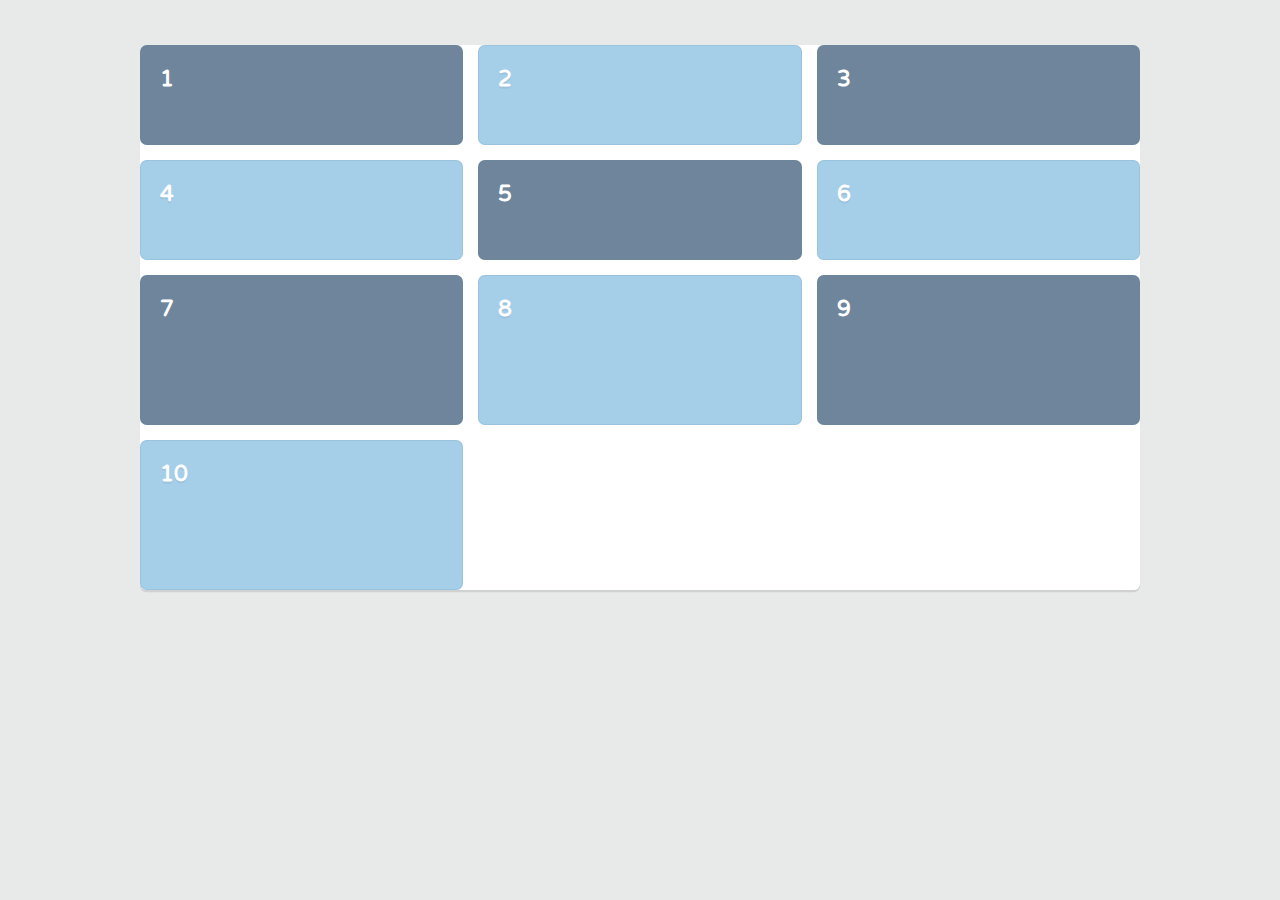
<file: index.html>
<!DOCTYPE html>
<html lang="en">
  <head>
    <meta charset="UTF-8" />
    <meta name="viewport" content="width=device-width, initial-scale=1.0" />
    <meta http-equiv="X-UA-Compatible" content="ie=edge" />
    <title>CSS Grid Layout</title>
    <link href="https://fonts.googleapis.com/css?family=Varela+Round" rel="stylesheet" type="text/css" />
    <link rel="stylesheet" href="css/grid.css" />
    <link rel="stylesheet" href="css/page.css" />
  </head>
  <body>
    <div class="grid">
      <div class="item">1</div>
      <div class="item">2</div>
      <div class="item">3</div>
      <div class="item">4</div>
      <div class="item">5</div>
      <div class="item">6</div>
      <div class="item">7</div>
      <div class="item">8</div>
      <div class="item">9</div>
      <div class="item">10</div>
    </div>
    <!--/.grid-->
  </body>
</html>
</file>
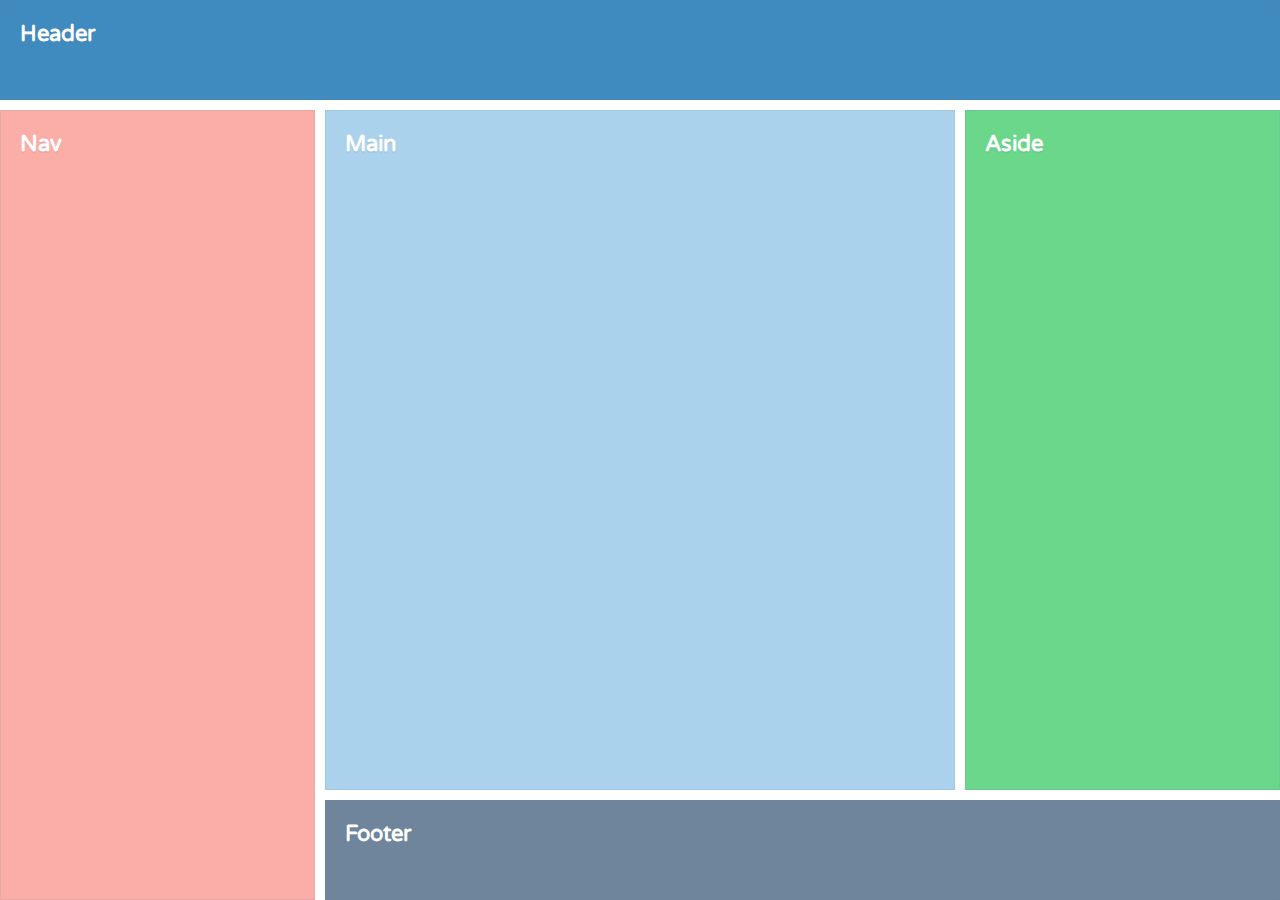
<file: common.html>
<!DOCTYPE html>
<html>
  <head>
    <title>CSS Grid Layout</title>
    <link href="https://fonts.googleapis.com/css?family=Varela+Round" rel="stylesheet" type="text/css" />
    <link href="css/page-common.css" rel="stylesheet" />
    <link href="css/grid-common.css" rel="stylesheet" />
  </head>
  <body>
    <div class="container">
      <header>Header</header>
      <nav>Nav</nav>
      <main>Main</main>
      <aside>Aside</aside>
      <footer>Footer</footer>
    </div>
  </body>
</html>
</file>
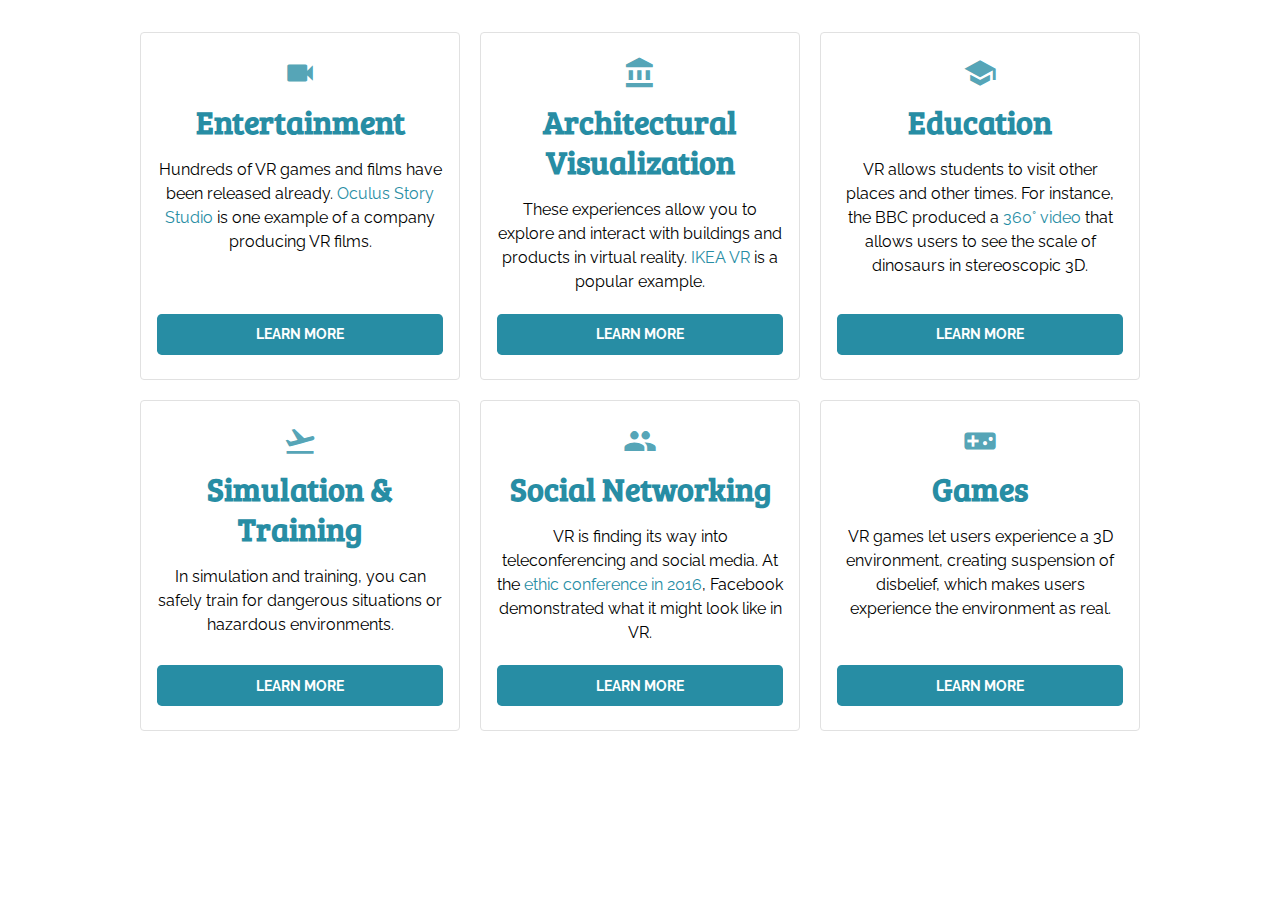
<file: flex.html>
<!DOCTYPE html>
<html>
  <head>
    <meta name="viewport" content="width=device-width, initial-scale=1" />
    <title>CSS Grid Layout &amp; Flexbox</title>
    <link href="https://fonts.googleapis.com/icon?family=Material+Icons" rel="stylesheet" />
    <link href="https://fonts.googleapis.com/css?family=Bree+Serif|Raleway" rel="stylesheet" />
    <link href="css/flex-grid/page.css" rel="stylesheet" />
    <link href="css/flex-grid/layout.css" rel="stylesheet" />
  </head>
  <body>
    <div class="main-content">
      <div class="card">
        <i class="material-icons icn-ent">videocam</i>
        <h1>Entertainment</h1>
        <p>
          Hundreds of VR games and films have been released already. <a href="#">Oculus Story Studio</a> is one example
          of a company producing VR films.
        </p>
        <a class="btn" href="#">Learn more</a>
      </div>

      <div class="card">
        <i class="material-icons icn-arch">account_balance</i>
        <h1>Architectural Visualization</h1>
        <p>
          These experiences allow you to explore and interact with buildings and products in virtual reality.
          <a href="#">IKEA VR</a> is a popular example.
        </p>
        <a class="btn" href="#">Learn more</a>
      </div>

      <div class="card">
        <i class="material-icons icn-edu">school</i>
        <h1>Education</h1>
        <p>
          VR allows students to visit other places and other times. For instance, the BBC produced a
          <a href="#">360° video</a> that allows users to see the scale of dinosaurs in stereoscopic 3D.
        </p>
        <a class="btn" href="#">Learn more</a>
      </div>

      <div class="card">
        <i class="material-icons icn-sim">flight_takeoff</i>
        <h1>Simulation &amp; Training</h1>
        <p>In simulation and training, you can safely train for dangerous situations or hazardous environments.</p>
        <a class="btn" href="#">Learn more</a>
      </div>

      <div class="card">
        <i class="material-icons icn-soc">people</i>
        <h1>Social Networking</h1>
        <p>
          VR is finding its way into teleconferencing and social media. At the <a href="#">ethic conference in 2016</a>,
          Facebook demonstrated what it might look like in VR.
        </p>
        <a class="btn" href="#">Learn more</a>
      </div>

      <div class="card">
        <i class="material-icons icn-games">videogame_asset</i>
        <h1>Games</h1>
        <p>
          VR games let users experience a 3D environment, creating suspension of disbelief, which makes users experience
          the environment as real.
        </p>
        <a class="btn" href="#">Learn more</a>
      </div>
    </div>
  </body>
</html>
</file>
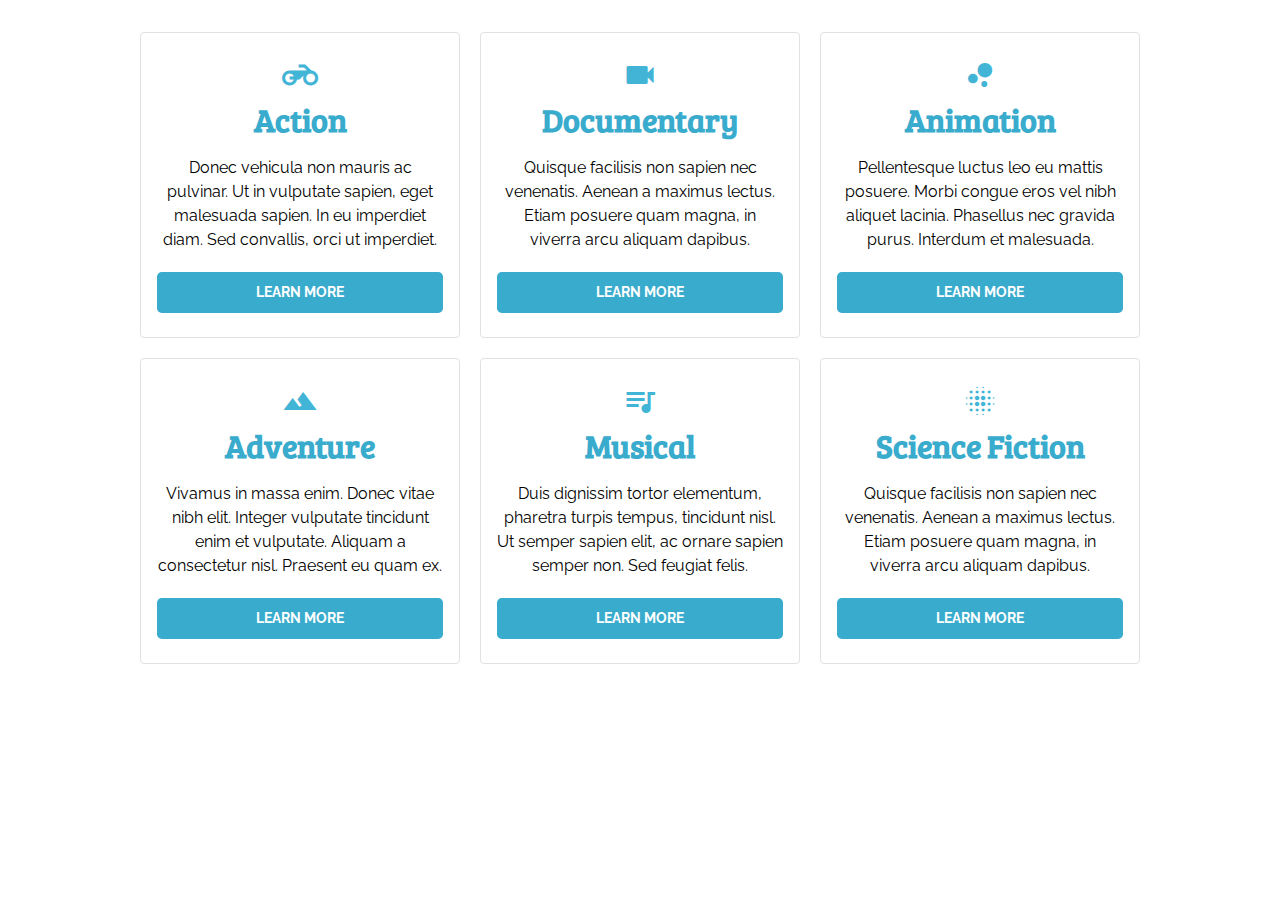
<file: practice-flex-grid.html>
<!DOCTYPE html>
<html>
  <head>
    <meta name="viewport" content="width=device-width, initial-scale=1" />
    <title>CSS Grid Layout</title>
    <link href="https://fonts.googleapis.com/icon?family=Material+Icons" rel="stylesheet" />
    <link href="https://fonts.googleapis.com/css?family=Bree+Serif|Raleway" rel="stylesheet" />
    <link href="css/practice-flex-grid.css" rel="stylesheet" />
  </head>
  <body>
    <div class="main-content">
      <div class="card">
        <i class="material-icons">motorcycle</i>
        <h1>Action</h1>
        <p>
          Donec vehicula non mauris ac pulvinar. Ut in vulputate sapien, eget malesuada sapien. In eu imperdiet diam.
          Sed convallis, orci ut imperdiet.
        </p>
        <a class="btn" href="#">Learn more</a>
      </div>

      <div class="card">
        <i class="material-icons">videocam</i>
        <h1>Documentary</h1>
        <p>
          Quisque facilisis non sapien nec venenatis. Aenean a maximus lectus. Etiam posuere quam magna, in viverra arcu
          aliquam dapibus.
        </p>
        <a class="btn" href="#">Learn more</a>
      </div>

      <div class="card">
        <i class="material-icons">bubble_chart</i>
        <h1>Animation</h1>
        <p>
          Pellentesque luctus leo eu mattis posuere. Morbi congue eros vel nibh aliquet lacinia. Phasellus nec gravida
          purus. Interdum et malesuada.
        </p>
        <a class="btn" href="#">Learn more</a>
      </div>

      <div class="card">
        <i class="material-icons">terrain</i>
        <h1>Adventure</h1>
        <p>
          Vivamus in massa enim. Donec vitae nibh elit. Integer vulputate tincidunt enim et vulputate. Aliquam a
          consectetur nisl. Praesent eu quam ex.
        </p>
        <a class="btn" href="#">Learn more</a>
      </div>

      <div class="card">
        <i class="material-icons">queue_music</i>
        <h1>Musical</h1>
        <p>
          Duis dignissim tortor elementum, pharetra turpis tempus, tincidunt nisl. Ut semper sapien elit, ac ornare
          sapien semper non. Sed feugiat felis.
        </p>
        <a class="btn" href="#">Learn more</a>
      </div>

      <div class="card">
        <i class="material-icons">blur_on</i>
        <h1>Science Fiction</h1>
        <p>
          Quisque facilisis non sapien nec venenatis. Aenean a maximus lectus. Etiam posuere quam magna, in viverra arcu
          aliquam dapibus.
        </p>
        <a class="btn" href="#">Learn more</a>
      </div>
    </div>
  </body>
</html>
</file>
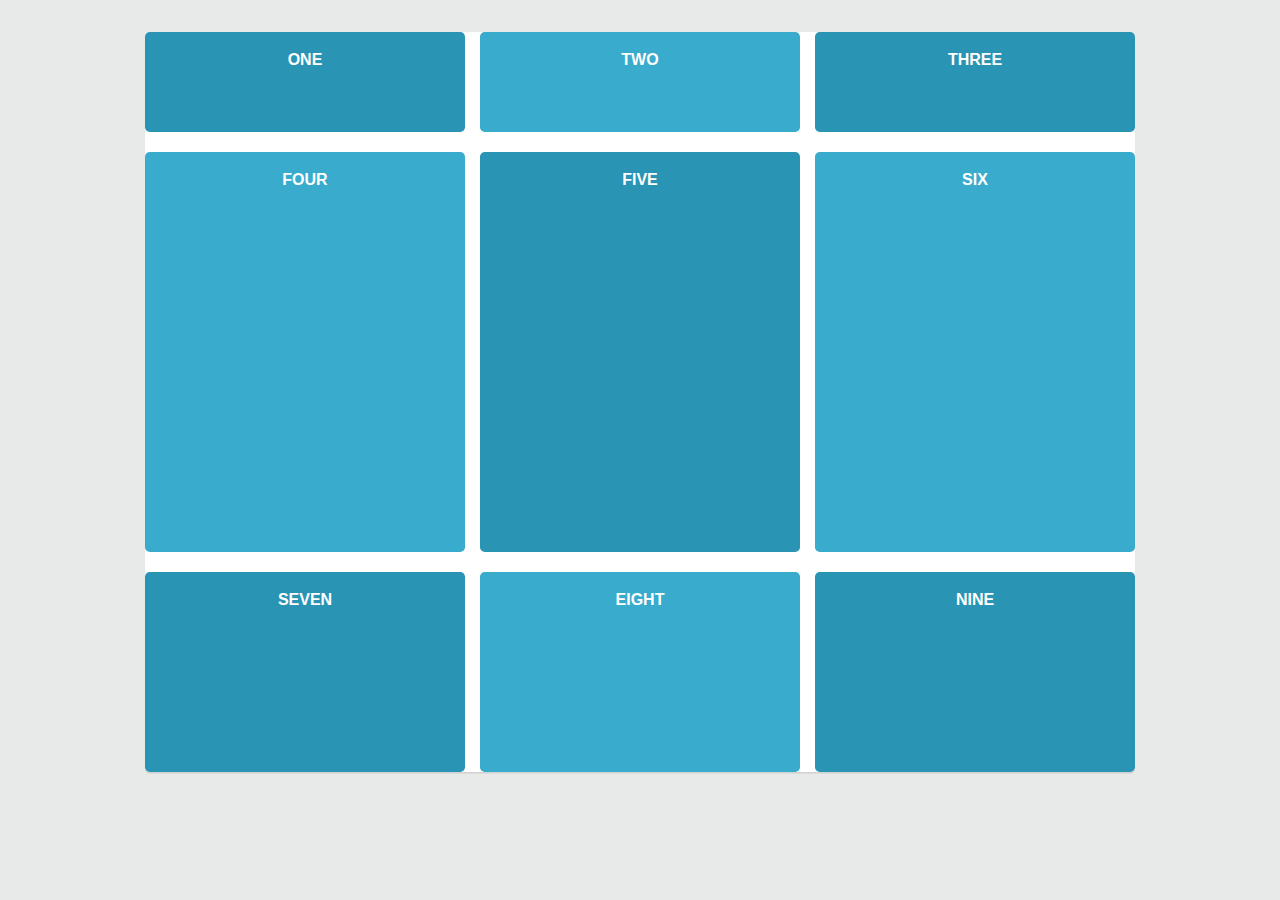
<file: practice.html>
<!DOCTYPE html>
<html lang="en">
  <head>
    <meta charset="UTF-8" />
    <meta name="viewport" content="width=device-width, initial-scale=1.0" />
    <meta http-equiv="X-UA-Compatible" content="ie=edge" />
    <title>Practice Grid</title>
    <link rel="stylesheet" href="css/practice.css" />
  </head>
  <body>
    <div class="wrapper">
      <div>one</div>
      <div>two</div>
      <div>three</div>
      <div>four</div>
      <div>five</div>
      <div>six</div>
      <div>seven</div>
      <div>eight</div>
      <div>nine</div>
    </div>
  </body>
</html>
</file>
<file: css/grid.css>
/* GRID LAYOUT */

.grid {
  display: grid;
  max-width: 1000px;
  grid-template-columns: 1fr 1fr 1fr;
  grid-template-rows: 100px 100px;
  grid-gap: 15px;
  grid-auto-rows: minmax(150px, auto);
}
</file>
<file: css/page.css>
/* ===================================== 
   Page Styles
======================================== */

* {
  box-sizing: border-box;
}
body {
  font-size: 1.4em;
  font-family: 'Varela Round', sans-serif;
  font-weight: bold;
  color: #6e859c;
  padding: 0;
  margin: 0;
  background: #e8e9e9;
}
.grid {
  background: #fff;
  border-radius: 0.285em;
  box-shadow: 0 0.1em 0 0 rgba(0, 0, 0, 0.1);
  margin: 45px auto;
}
.item {
  color: #fff;
  text-shadow: 0 2px 0 rgba(110, 133, 156, 0.18);
  padding: 0.85em;
  background: #6e859c;
  border: solid 1px rgba(110, 133, 156, 0.15);
  border-radius: 0.3em;
}
.item:nth-child(even) {
  background: #a5cee9;
}
</file>
<file: css/page-common.css>
/* ===================================== 
   Page Styles
======================================== */

* {
  box-sizing: border-box;
}
body {
  font-size: 1.4em;
  font-family: 'Varela Round', sans-serif;
  font-weight: bold;
  padding: 0;
  margin: 0;
}
.container > * {
  color: #fff;
  text-shadow: 0 2px 0 rgba(110, 133, 156, 0.12);
  padding: 0.85em;
  border: solid 1px rgba(110, 133, 156, 0.15);
}
header {
  background-color: #3f8abf;
}
nav {
  background-color: #fbaea8;
}
main {
  background-color: #aad2ed;
}
aside {
  background-color: #6ad78a;
}
footer {
  background-color: #6e859c;
}
</file>
<file: css/grid-common.css>
/* ===================================== 
   Grid Layout
======================================== */

.container {
  height: 100vh;
  display: grid;
  grid-template-columns: 1fr;
  grid-auto-rows: minmax(150px, auto);
  grid-gap: 10px;
  grid-template-areas:
    'header'
    'nav'
    'main'
    'aside'
    'footer';
}

/* Line placement properties */
header {
  /* grid-column: 1 / -1; */
  grid-area: header;
}

nav {
  grid-area: nav;
}

main {
  /* grid-row: 2 / 3; */
  grid-area: main;
}

aside {
  /* grid-row: 2 / -1; */
  grid-area: aside;
}

footer {
  /* grid-row: -3 / -1; */
  grid-area: footer;
}

@media (min-width: 768px) {
  .container {
    grid-template-columns: 1fr 2fr 1fr;
    grid-template-rows: 100px minmax(150px, auto) 100px;
    grid-template-areas:
      'header header header'
      'nav main aside'
      'footer footer footer';
  }
}

@media (min-width: 992px) {
  .container {
    grid-template-areas:
      'header header header'
      'nav main aside'
      'nav footer footer';
  }
}
</file>
<file: css/flex-grid/page.css>
/* ===================================== 
   Page Styles
======================================== */

* {
  box-sizing: border-box;
}
body {
  font-size: 1rem;
  line-height: 1.5;
  font-family: 'Raleway', sans-serif;
  text-align: center;
  margin: 0;
}
a {
  color: #278da4;
  text-decoration: none;
}
h1 {
  font-family: 'Bree Serif', serif;
}
p {
  margin-bottom: 1.25em;
}
.main-content {
  margin: 2em auto;
}
.card {
  padding: 1.5em 1em;
  border: 1px solid #e1e1e1;
  border-radius: 0.25em;
}
.card h1 {
  color: #278da4;
  margin: 0.35em 0 0;
  line-height: 1.25;
}
.btn {
  font-size: 0.85em;
  color: #fff;
  font-weight: bold;
  text-transform: uppercase;
  padding: 0.75em 1.5em;
  background-color: #278da4;
  border-radius: 0.35em;
  display: inline-block;
}
.btn:hover {
  background-color: rgba(39, 141, 164, 0.8);
}
.material-icons {
  color: rgba(39, 141, 164, 0.8);
  font-size: 2.1em;
}
</file>
<file: css/flex-grid/layout.css>
/* ===================================== 
   Grid & Flexbox Layout
======================================== */

.main-content {
  width: 95%;
  max-width: 1000px;
  display: grid;
  grid-template-columns: repeat(auto-fit, minmax(280px, 1fr));
  grid-gap: 20px;
}

.card {
  display: flex;
  flex-direction: column;
}

.btn {
  margin-top: auto;
}
</file>
<file: css/practice-flex-grid.css>
/* ===================================================================== 
   Practice CSS Grid Layout
======================================================================== */

/* Target the grid container */
.main-content {
  width: 95%;
  max-width: 1000px;

  /* Turn on the grid */
  display: grid;

  /*   
    Instruct the browser to automatically fit column tracks.
     - Use the Grid functions and keywords that auto-generate as many columns 
    necessary to fit the available space, without causing the grid to overflow.
     - Each column should not get narrower than 280px and, if the available space allows it, 
    each column should expand to take up 1 fraction of the free space.
  */
  grid-template-columns: repeat(auto-fit, minmax(280px, 1fr));

  /* Apply a 20px gutter to rows and columns */
  grid-gap: 20px;
}

/* ===================================== 
   Page Styles
======================================== */

* {
  box-sizing: border-box;
}
body {
  font-size: 1rem;
  line-height: 1.5;
  font-family: 'Raleway', sans-serif;
  text-align: center;
  margin: 0;
}
a {
  color: #278da4;
  text-decoration: none;
}
p {
  margin-bottom: 1.25em;
}
.main-content {
  margin: 2em auto;
}
.card {
  padding: 1.5em 1em;
  border: 1px solid #e1e1e1;
  border-radius: 0.25em;
}
.card h1 {
  font-family: 'Bree Serif', serif;
  color: #39abcd;
  margin: 0;
  line-height: 1.25;
}
.btn {
  font-size: 0.85em;
  color: #fff;
  font-weight: bold;
  text-transform: uppercase;
  padding: 0.75em 1.5em;
  background-color: #39abcd;
  border-radius: 0.35em;
  display: block;
}
.material-icons {
  color: #42b4d6;
  font-size: 2.25em;
}
</file>
<file: css/practice.css>
/* ===================================================================== 
   Practice CSS Grid Layout
======================================================================== */

/* Target the grid container */
.wrapper {
  max-width: 990px;
  /* Turn on the grid */
  display: grid;
  /* Declare 3 row tracks: 100px 400px 200px */
  grid-template-rows: 100px 400px 200px;
  /* Declare 3 column tracks, each 320px wide */
  grid-template-columns: 320px 320px 320px;
  /* Apply a 20px gutter to rows and a 15px gutter to columns */
  grid-gap: 20px 15px;
}

/* Practice Section */
/* ===================================== 
   Page Styles
======================================== */

* {
  box-sizing: border-box;
}
body {
  font-size: 1rem;
  line-height: 1.5;
  font-family: 'Varela Round', sans-serif;
  font-weight: bold;
  text-align: center;
  margin: 0;
  background: #e8e9e9;
}
.wrapper {
  background: #fff;
  border-radius: 0.285em;
  box-shadow: 0 0.1em 0 0 rgba(0, 0, 0, 0.1);
  margin: 2em auto;
}
.wrapper div {
  color: #fff;
  font-weight: bold;
  text-transform: uppercase;
  padding: 1em 0;
  background-color: #39abcd;
  border-radius: 0.3em;
}
.wrapper div:nth-child(odd) {
  background-color: #2a94b4;
}
</file>
